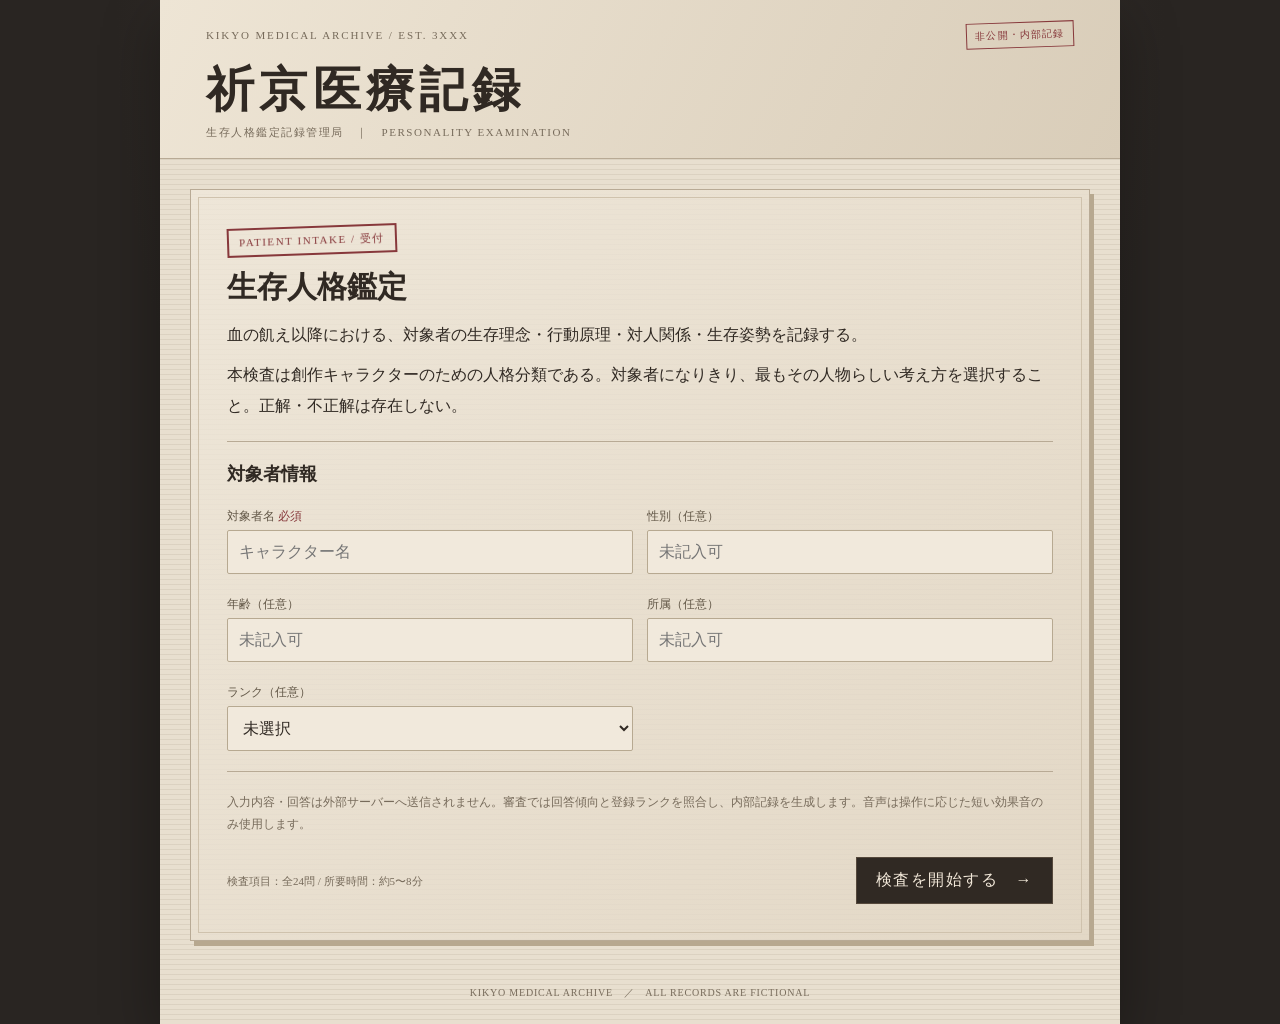
<file: index.html>
<!doctype html>
<html lang="ja">
<head>
<meta charset="utf-8">
<meta name="viewport" content="width=device-width,initial-scale=1,viewport-fit=cover">
<meta name="theme-color" content="#292522">
<meta name="description" content="祈京医療記録 — 血の飢え以降の生存人格を鑑定する、創作キャラクター向け16タイプ診断。">
<title>祈京医療記録｜生存人格鑑定</title>
<link rel="stylesheet" href="style.css">
</head>
<body>
<div class="site">
<header>
 <div class="header-top"><div class="kicker">KIKYO MEDICAL ARCHIVE / EST. 3XXX</div><div class="header-controls"><div class="archive-mark">非公開・内部記録</div></div></div>
 <h1>祈京医療記録</h1>
 <div class="header-sub">生存人格鑑定記録管理局　｜　PERSONALITY EXAMINATION</div>
</header>
<main>
<section id="intro" class="panel">
 <div class="stamp">PATIENT INTAKE / 受付</div>
 <h2>生存人格鑑定</h2>
 <p>血の飢え以降における、対象者の生存理念・行動原理・対人関係・生存姿勢を記録する。</p>
 <p>本検査は創作キャラクターのための人格分類である。対象者になりきり、最もその人物らしい考え方を選択すること。正解・不正解は存在しない。</p>
 <hr class="rule">
 <h3>対象者情報</h3>
 <div class="form-grid">
  <div class="field"><label for="charName">対象者名 <span style="color:var(--red)">必須</span></label><input id="charName" maxlength="32" autocomplete="off" placeholder="キャラクター名"></div>
  <div class="field"><label for="gender">性別（任意）</label><input id="gender" maxlength="20" autocomplete="off" placeholder="未記入可"></div>
  <div class="field"><label for="age">年齢（任意）</label><input id="age" maxlength="16" autocomplete="off" placeholder="未記入可"></div>
  <div class="field"><label for="org">所属（任意）</label><input id="org" maxlength="32" autocomplete="off" placeholder="未記入可"></div>
  <div class="field"><label for="rank">ランク（任意）</label><select id="rank"><option value="">未選択</option><option>スレイブ</option><option>シビル</option><option>ドミナント</option><option>ロード</option><option>その他</option></select></div>
 </div>
 <hr class="rule">
 <p class="small">入力内容・回答は外部サーバーへ送信されません。審査では回答傾向と登録ランクを照合し、内部記録を生成します。音声は操作に応じた短い効果音のみ使用します。</p>
 <div class="actions"><span class="notice">検査項目：全24問 / 所要時間：約5〜8分</span><button class="btn" id="startBtn">検査を開始する　→</button></div>
</section>

<section id="exam" class="hidden" aria-live="polite">
 <div class="exam-top">
  <div class="syringe-wrap" aria-label="採取進行状況"><div class="syringe"><div class="blood" id="blood"></div></div><div class="plunger" id="plunger"></div></div>
  <div class="progress-meta">
   <div class="phase">STAGE 01 / EXAMINATION</div><h2>心理検査記録</h2>
   <div class="progress-label"><span id="sample">SAMPLE 00 / 24</span><span id="remain">残り24問</span></div>
   <div class="progress-track"><span id="progress"></span></div>
   <div class="small" style="margin-top:7px">回答は対象者の思考傾向として集計されます。</div>
  </div>
 </div>
 <div class="panel question-card" id="questionCard">
  <div class="q-number" id="qNumber">CASE 001</div>
  <div class="q-text" id="qText"></div><div class="q-context" id="qContext">最も対象者らしい考え方を選択すること。</div>
  <div class="options" id="options"></div><p class="small option-note">選択肢に当てはまるものがない場合は、最後の「どれにも当てはまらない」を選択できます。その回答は各軸に加点・減点されません。</p>
  <div class="actions"><button class="btn secondary" id="backBtn">← 前の記録</button><button class="btn" id="nextBtn" disabled>回答を記録する →</button></div>
 </div>
</section>

<section id="analysis" class="panel stage-panel hidden" aria-live="polite">
 <div class="stamp">検査終了</div><div class="loader" aria-hidden="true"></div>
 <div class="phase">STAGE 02 / ANALYSIS</div><h2>解析処理中</h2>
 <p id="analysisText">採取された回答記録を照合しています。</p>
 <div class="progress-track" style="width:min(360px,90%)"><span id="analysisProgress"></span></div>
 <p class="small">人格傾向の集計・分類照合・記録文書の生成を実行しています。</p>
</section>

<section id="result" class="hidden">
 <div class="panel" id="certificate">
  <div class="result-head"><div><div class="stamp">診断確定 / CONFIRMED</div><div class="kicker" style="margin-top:17px">PATIENT PERSONALITY RECORD</div></div><div class="micro">FILE No. KMA-24</div></div>
  <div id="warningBadge" class="warning-record hidden" role="status">【要注意】</div>
  <section id="specialFlags" class="special-flags hidden" aria-live="polite"></section>
  <section id="rankReview" class="rank-review hidden" aria-live="polite"></section>
  <h2 id="resultCharacter" style="margin-bottom:0"></h2><div class="small" id="resultMeta"></div><div class="small date-record" id="resultDate"></div>
  <hr class="rule">
  <div class="kicker">PERSONALITY CODE</div><div class="result-code" id="resultCode"></div>
  <div class="result-name" id="resultName"></div><div class="class-label" id="resultClass"></div>
  <p id="resultSummary"></p>
  <hr class="rule"><h3>心理傾向・構成比</h3><div id="axisResults"></div>
  <hr class="rule"><h3>生存人格の詳細観察</h3><div class="detail-grid" id="detailResults"></div>
  <hr class="rule"><h3>他人格との関係性分析</h3>
  <p class="small">4つの分類軸の一致・相違から算出した、創作上の相性目安です。心理学的に実証された相性判定ではなく、異なる価値観が必ず不仲を意味するものでもありません。</p>
  <h4 class="compat-heading">親和性が高い可能性のある人格 TOP 5</h4><div class="compat-grid" id="compatBest"></div>
  <h4 class="compat-heading friction">価値観の摩擦が生じやすい人格 TOP 5</h4><div class="compat-grid" id="compatFriction"></div>
  <hr class="rule"><p class="notice">本記録は対象者の回答に基づく創作上の人格分類です。能力・ランク・善悪・将来の行動を保証するものではありません。</p>
  <div class="kicker">KIKYO MEDICAL ARCHIVE / FILE CLOSED</div>
 </div>
 <div class="result-actions">
  <button class="btn" id="saveBtn">カルテ画像を保存</button>
  <button class="btn" id="shareBtn">結果を共有</button>
  <button class="btn secondary" id="restartBtn">別の対象者を診断</button>
 </div>

  <button class="btn secondary world-invite-toggle" id="worldInviteToggle" type="button" aria-expanded="false">BLOOD WΘRLDについて　→</button>

 <p class="notice" style="margin-top:10px">画像はこの端末内で生成されます。共有時は共有先アプリに渡す内容を確認してから送信してください。</p>
</section>
<div class="bw-noise" id="bwNoise" aria-hidden="true"></div>
<div class="bw-overlay" id="bwOverlay" role="dialog" aria-modal="true" aria-labelledby="bwTitle">
 <div class="bw-dialog">
  <div class="bw-step" id="bwStep">ARCHIVE BREACH / 01</div>
  <div class="bw-scan" aria-hidden="true"></div>
  <div class="bw-kicker">KIKYO MEDICAL ARCHIVE // EXTERNAL RECORD</div>
  <h2 class="bw-title" id="bwTitle">BLOOD WΘRLD</h2>
  <p class="bw-copy" id="bwCopy"></p>
  <div class="bw-warning" id="bwWarning"></div>
  <div class="bw-actions" id="bwActions"></div>
  <button type="button" class="btn secondary" id="bwClose" style="margin-top:12px;width:100%">画面を閉じる</button>
 </div>
</div>
</main>
<div class="footer">KIKYO MEDICAL ARCHIVE　／　ALL RECORDS ARE FICTIONAL</div>
</div>

<script src="rank-records.js" defer></script>
<script src="audio.js" defer></script>
<script src="script.js" defer></script>
</body>
</html>
</file>
<file: style.css>
:root{
 --bg:#292522;--paper:#e8dfcf;--paper-deep:#ded2bd;--paper-light:#f0e9dc;
 --ink:#302923;--muted:#776b5b;--line:#b8aa95;--red:#87383b;--red-dark:#63282d;
 --bluegray:#69717b;--shadow:0 18px 55px #0005;--serif:"Yu Mincho","Hiragino Mincho ProN","Noto Serif JP",serif;
 --sans:"Yu Gothic","Hiragino Kaku Gothic ProN",sans-serif;
}
*{box-sizing:border-box}
html{scroll-behavior:smooth}
body{margin:0;background:radial-gradient(ellipse at top,#403833 0,#292522 58%);color:var(--ink);font-family:var(--serif);min-height:100vh}
button,input,select{font:inherit}
button{touch-action:manipulation}
.site{width:min(960px,100%);min-height:100vh;margin:0 auto;background:var(--paper);box-shadow:var(--shadow);position:relative;overflow:hidden}
.site:before{content:"";position:absolute;inset:0;pointer-events:none;opacity:.14;background:repeating-linear-gradient(0deg,transparent 0 4px,#8e806b 4px 5px)}
header{position:relative;padding:22px clamp(18px,5vw,46px) 18px;border-bottom:1px solid var(--line);background:linear-gradient(115deg,#eee5d5,#d9cdb9)}
.header-top{display:flex;align-items:center;justify-content:space-between;gap:12px}
.kicker,.micro{font:11px Georgia,serif;letter-spacing:.17em;color:var(--muted)}
.archive-mark{font:10px Georgia,serif;color:var(--red);border:1px solid var(--red);padding:5px 8px;letter-spacing:.12em;transform:rotate(-2deg)}
h1{font-size:clamp(29px,6vw,48px);letter-spacing:.11em;margin:10px 0 3px;font-weight:600}
.header-sub{font-size:11px;letter-spacing:.14em;color:var(--muted)}
main{position:relative;padding:clamp(14px,3.5vw,30px)}
.panel{position:relative;border:1px solid var(--line);padding:clamp(18px,4vw,36px);background:
 repeating-linear-gradient(0deg,#00000003 0,#00000003 1px,transparent 1px,transparent 5px),
 linear-gradient(135deg,#eee6d8,#e3d8c6);box-shadow:4px 5px 0 #b7a88f}
.panel:after{content:"";position:absolute;inset:7px;border:1px solid #cfc2ad;pointer-events:none}
.panel>*{position:relative;z-index:1}
h2{font-size:clamp(22px,4vw,30px);font-weight:600;margin:12px 0}
h3{font-size:18px;margin:20px 0 10px}
p{line-height:1.9;margin:10px 0}
.small{font-size:12px;color:var(--muted);line-height:1.8}
.stamp{display:inline-block;border:2px solid var(--red);color:var(--red);padding:5px 10px;font-size:11px;letter-spacing:.14em;transform:rotate(-2deg)}
.rule{border:0;border-top:1px solid var(--line);margin:20px 0}
.form-grid{display:grid;grid-template-columns:repeat(2,minmax(0,1fr));gap:10px 14px}
.field label{display:block;font-size:12px;color:#625747;margin:12px 0 5px}
.field input,.field select{width:100%;padding:12px 11px;border:1px solid #b7a991;border-radius:2px;background:#f1e9dc;color:var(--ink);outline:none}
.field input:focus,.field select:focus{border-color:var(--red);box-shadow:0 0 0 2px #87383b20}
.btn{border:1px solid #55483b;background:#302923;color:#f1e7d8;padding:12px 19px;letter-spacing:.09em;min-height:44px;transition:background .2s,transform .2s}
.btn:hover{background:#493a32}.btn:active{transform:translateY(1px)}
.btn.secondary{background:transparent;color:var(--ink)}.btn.secondary:hover{background:#d9cdbb}
.btn:disabled{opacity:.35;cursor:not-allowed}
.actions{display:flex;justify-content:space-between;align-items:center;gap:10px;flex-wrap:wrap;margin-top:22px}
.notice{font-size:11px;color:var(--muted);line-height:1.7}
.hidden{display:none!important}
.section-title{display:flex;align-items:center;gap:12px;margin-bottom:16px}
.section-title .num{font:12px Georgia,serif;color:var(--red);letter-spacing:.12em}
.exam-top{display:grid;grid-template-columns:74px 1fr;gap:17px;align-items:center;margin-bottom:18px}
.syringe-wrap{width:64px;height:166px;position:relative;display:flex;align-items:center;justify-content:center}
.syringe{position:relative;width:38px;height:137px;border:2px solid #75695c;border-radius:5px 5px 9px 9px;background:#f5eddfaa;overflow:hidden;box-shadow:inset 3px 0 5px #fff8}
.syringe:before{content:"";position:absolute;top:-13px;left:8px;width:18px;height:11px;border:2px solid #75695c;border-bottom:0}
.syringe:after{content:"";position:absolute;inset:9px 5px;background:repeating-linear-gradient(to top,transparent 0 12px,#6e6052 12px 13px);opacity:.6;z-index:2}
.blood{position:absolute;left:0;bottom:0;width:100%;height:0;background:linear-gradient(90deg,#64282d,#a34a4b 55%,#702c31);transition:height .65s ease}
.plunger{position:absolute;bottom:0;left:12px;width:14px;height:18px;background:#9d9282;border:2px solid #75695c;transform:translateY(0);transition:transform .65s ease}
.progress-meta{min-width:0}
.progress-meta h2{margin:6px 0}
.phase{font:11px Georgia,serif;letter-spacing:.18em;color:var(--red)}
.progress-label{display:flex;justify-content:space-between;gap:8px;font:11px Georgia,serif;color:var(--muted)}
.progress-track{height:7px;background:#c7baa4;margin-top:7px;overflow:hidden}
.progress-track span{display:block;height:100%;width:0;background:var(--red);transition:width .4s}
.question-card{transform-origin:left center}
.question-card.turning{animation:pageTurn .48s ease}
@keyframes pageTurn{0%{transform:perspective(900px) rotateY(0);opacity:1}45%{transform:perspective(900px) rotateY(-13deg);opacity:.45}100%{transform:perspective(900px) rotateY(0);opacity:1}}
.q-number{font:12px Georgia,serif;letter-spacing:.2em;color:var(--red)}
.q-text{font-size:clamp(19px,3.8vw,25px);line-height:1.75;margin:14px 0 8px}
.q-context{font-size:13px;line-height:1.85;color:#665b4d}
.options{display:grid;gap:9px;margin-top:20px}
.option{display:flex;gap:12px;align-items:flex-start;width:100%;text-align:left;padding:14px 15px;border:1px solid #c0b29b;background:#e0d4c0;color:var(--ink);line-height:1.75;transition:.18s}
.option:hover{background:#d8c9b1;border-color:#8f7a63}
.option.selected{border:2px solid var(--red);background:#ead9cd;padding:13px 14px;box-shadow:inset 3px 0 var(--red)}
.option.selected{position:relative;background:linear-gradient(100deg,#6e252b 0,#87383b 13%,#ead9cd 13.5%);border-color:#632127;color:#2e211e;box-shadow:inset 5px 0 #632127,0 0 0 1px #87383b55}
.option.selected .option-letter{color:#f4e6d8;font-weight:bold}
.option.selected:after{content:"記録選択済";position:absolute;right:10px;top:7px;font:9px var(--sans);letter-spacing:.08em;color:#87383b;background:#f1e4d5;padding:2px 5px;border:1px solid #b88b80}
.compat-card{position:relative}
.compat-tier{display:inline-block;margin:7px 0 4px;padding:3px 7px;border:1px solid #9c786c;color:#71343a;font-size:10px;letter-spacing:.08em;background:#eee2d2}
.compat-card[data-tier="good"] .compat-tier{background:#e5e0d0;color:#53604a;border-color:#9ba28b}
.compat-card[data-tier="caution"] .compat-tier{background:#eee1ce;color:#805d36;border-color:#c2a57d}
.compat-card[data-tier="friction"] .compat-tier{background:#ead5d0;color:#782e35;border-color:#b9827d}
#certificate{position:relative;overflow:hidden}
.typewriter-cursor::after{content:"▍";display:inline-block;color:var(--red);animation:cursorBlink .8s steps(2,start) infinite;margin-left:2px}@keyframes cursorBlink{to{visibility:hidden}}
.warning-record{display:block;margin:14px 0;padding:12px 14px;border:2px solid #a3242e;background:#23090d;color:#ff5965;font-weight:700;letter-spacing:.22em;text-align:center;font-size:clamp(20px,5vw,30px)}
@media(prefers-reduced-motion:reduce){.screen-enter,.question-card.turning{animation-duration:.01ms!important}}

.option:focus-visible,.btn:focus-visible{outline:3px solid #87383b66;outline-offset:2px}
.option-letter{font:14px Georgia,serif;color:var(--red);min-width:19px;padding-top:1px}
.stage-panel{text-align:center;min-height:270px;display:flex;flex-direction:column;align-items:center;justify-content:center}
.loader{width:54px;height:54px;border:3px solid #c8baa4;border-top-color:var(--red);border-radius:50%;animation:spin 1.1s linear infinite;margin:20px auto}
@keyframes spin{to{transform:rotate(360deg)}}
.result-head{display:flex;justify-content:space-between;align-items:flex-start;gap:12px;flex-wrap:wrap}
.result-code{font:bold clamp(48px,10vw,76px) Georgia,serif;color:var(--red);letter-spacing:.1em;margin:4px 0}
.result-name{font-size:clamp(22px,4vw,30px);margin:0}
.class-label{display:inline-block;border:1px solid var(--red);color:var(--red);padding:5px 9px;font-size:12px;margin-top:9px}
.axis{margin:16px 0}
.axis-head{display:flex;justify-content:space-between;gap:10px;font-size:12px;flex-wrap:wrap}
.axis-track{height:12px;display:flex;background:#c7baa4;margin-top:7px;overflow:hidden}
.axis-first{height:100%;background:var(--red)}.axis-second{height:100%;background:var(--bluegray)}
.axis-legend{display:flex;justify-content:space-between;color:var(--muted);font-size:10px;margin-top:4px}
.detail-grid{display:grid;grid-template-columns:repeat(2,minmax(0,1fr));gap:10px}
.detail{border:1px solid var(--line);background:#e0d5c3;padding:13px;line-height:1.8;font-size:13px}
.detail strong{display:block;color:var(--red);font-size:12px;margin-bottom:4px;letter-spacing:.05em}
.compat-grid{display:grid;grid-template-columns:repeat(2,minmax(0,1fr));gap:8px}
.compat-card{border:1px solid var(--line);background:#e0d5c3;padding:10px;font-size:12px;line-height:1.6}
.compat-card b{display:block;font-size:13px}.compat-kind{color:var(--red);font-size:11px}
.result-actions{display:flex;gap:9px;flex-wrap:wrap;margin-top:16px}
.header-controls{display:flex;align-items:center;gap:10px}
.sound-toggle{border:1px solid #9c8c75;background:#e7ddcc;color:#57483b;padding:7px 9px;font:10px Georgia,serif;letter-spacing:.06em;white-space:nowrap}
.sound-toggle[aria-pressed="true"]{background:#87383b;color:#f1e7d8;border-color:#63282d}
.option-note{margin-top:10px}
.date-record{margin-top:5px;color:var(--red)}
.compat-heading{font-size:14px;margin:14px 0 8px;color:#5c493c}
.compat-heading.friction{margin-top:24px;color:var(--red-dark)}
.compat-card{position:relative}
.compat-rank{font:11px Georgia,serif;color:var(--red);letter-spacing:.08em}
.compat-score{display:inline-block;margin:5px 0;padding:2px 6px;border:1px solid #b8aa95;font:11px Georgia,serif}
.compat-axes{color:var(--muted);font-size:10px;margin-top:5px}
.screen-enter{animation:screenReveal .65s ease both}
@keyframes screenReveal{0%{opacity:0;filter:blur(2px);transform:translateY(9px)}100%{opacity:1;filter:blur(0);transform:translateY(0)}}
#result .panel{animation:recordReveal .9s ease both}
@keyframes recordReveal{0%{opacity:0;transform:translateY(12px) scale(.99)}65%{opacity:1}100%{transform:translateY(0) scale(1)}}
.stamp{animation:stampIn .55s cubic-bezier(.2,.8,.2,1) both}
@keyframes stampIn{0%{opacity:0;transform:rotate(-8deg) scale(1.25)}100%{opacity:1;transform:rotate(-2deg) scale(1)}}
.exam-top{animation:screenReveal .5s ease both}
.option{animation:optionAppear .34s ease both}
.option:nth-child(2){animation-delay:.035s}.option:nth-child(3){animation-delay:.07s}.option:nth-child(4){animation-delay:.105s}.option:nth-child(5){animation-delay:.14s}
@keyframes optionAppear{0%{opacity:0;transform:translateX(10px)}100%{opacity:1;transform:translateX(0)}}
#analysis .loader{box-shadow:0 0 0 0 #87383b22;animation:spin 1.1s linear infinite,medicalPulse 1.8s ease-in-out infinite}
@keyframes medicalPulse{0%,100%{box-shadow:0 0 0 0 #87383b00}50%{box-shadow:0 0 18px 4px #87383b30}}
#analysis{overflow:hidden}
#analysis:before{content:"";position:absolute;left:0;right:0;top:-25%;height:22%;background:linear-gradient(180deg,transparent,#87383b14,transparent);animation:scanSweep 2.4s linear infinite;pointer-events:none}
@keyframes scanSweep{to{top:110%}}
.question-card:before{content:"RECORD / CONFIDENTIAL";position:absolute;right:16px;top:14px;font:9px Georgia,serif;letter-spacing:.12em;color:#9b8d79;opacity:.65}
.footer{padding:15px 22px 24px;text-align:center;color:var(--muted);font-size:10px;letter-spacing:.08em}
@media(max-width:560px){
 .exam-top{grid-template-columns:56px 1fr;gap:12px}.syringe-wrap{width:52px;height:144px}.syringe{height:119px;width:34px}
 main{padding:12px}.panel{padding:17px}.form-grid,.detail-grid{grid-template-columns:1fr}.header-controls{gap:6px}.sound-toggle{font-size:9px;padding:6px 7px}.archive-mark{font-size:9px}
 .exam-top{grid-template-columns:52px minmax(0,1fr);gap:10px;align-items:center;margin-bottom:12px}.syringe-wrap{width:44px;height:112px}.syringe{height:92px;width:30px}.plunger{left:8px;height:14px;width:12px}
 .compat-grid{grid-template-columns:1fr 1fr}.actions .btn{flex:1}
}
@media(prefers-reduced-motion:reduce){*,*:before,*:after{scroll-behavior:auto!important;animation-duration:.01ms!important;animation-iteration-count:1!important;transition-duration:.01ms!important}}

body.high-risk-record{background:#050506;color:#f4eeee}
body.high-risk-record .site{background:#09090b;color:#f2eeee;box-shadow:0 0 45px #8e101b55}
body.high-risk-record header{background:linear-gradient(120deg,#171113,#09090b);border-color:#70212a;color:#f4eeee}
body.high-risk-record header h1,body.high-risk-record .header-sub,body.high-risk-record .kicker,body.high-risk-record .micro{color:#f0dfe1}
body.high-risk-record .archive-mark{color:#ff6671;border-color:#b72c3a}
body.high-risk-record #certificate{background:repeating-linear-gradient(0deg,#ffffff05 0,#ffffff05 1px,transparent 1px,transparent 5px),linear-gradient(135deg,#111013,#09090b);border-color:#8d2631;box-shadow:0 0 0 1px #8d263144,0 12px 35px #000}
body.high-risk-record #certificate:after{border-color:#64212a}
body.high-risk-record #certificate,body.high-risk-record #certificate p,body.high-risk-record #certificate h2,body.high-risk-record #certificate h3,body.high-risk-record #certificate h4,body.high-risk-record #certificate .small,body.high-risk-record #certificate .detail,body.high-risk-record #certificate .compat-card,body.high-risk-record #certificate .axis{color:#f0e9e9}
body.high-risk-record #certificate .result-code,body.high-risk-record #certificate .compat-rank,body.high-risk-record #certificate .date-record,body.high-risk-record #certificate .stamp{color:#ff5965;border-color:#b72c3a}
body.high-risk-record #certificate .detail,body.high-risk-record #certificate .compat-card{background:#151013;border-color:#71303a}
body.high-risk-record #certificate .axis-track{background:#35252a}
body.high-risk-record #certificate .axis-first{background:#b52e3c}
body.high-risk-record #certificate .axis-second{background:#ddd4d5}
body.high-risk-record #certificate .rule{border-color:#63252e}
body.high-risk-record .result-actions .btn{background:#260d12;border-color:#9b303c;color:#fff}


/* Compact examination header: keep the blood gauge visible without wasting vertical space. */
#exam .exam-top{
 display:flex;flex-flow:row nowrap;align-items:center;gap:12px;
 margin:0 0 14px;min-height:0;
}
#exam .syringe-wrap{
 flex:0 0 42px;width:42px;height:76px;min-height:0;
}
#exam .syringe{width:27px;height:64px;border-radius:5px 5px 8px 8px}
#exam .syringe:before{left:5px;width:15px}
#exam .syringe:after{inset:7px 4px}
#exam .plunger{left:14px;width:13px;height:13px;bottom:0}
#exam .progress-meta{flex:1 1 auto;min-width:0}
#exam .progress-meta h2{font-size:clamp(20px,4vw,27px);margin:3px 0 5px}
#exam .progress-meta .small{margin-top:5px!important;line-height:1.55}
@media(max-width:560px){
 #exam .exam-top{gap:10px;margin-bottom:12px}
 #exam .syringe-wrap{flex-basis:38px;width:38px;height:70px}
 #exam .syringe{width:25px;height:59px}
 #exam .plunger{left:12px;width:13px;height:12px}
}


/* BLOOD WΘRLD invitation */
.world-invite{margin-top:22px;padding:18px;border:1px solid var(--red);background:linear-gradient(135deg,#eadfd0,#dfd0bd);box-shadow:inset 0 0 0 4px #87383b0d}
.world-invite h3{margin:4px 0 8px;color:var(--red-dark)}
.world-invite .world-kicker{font:10px Georgia,serif;letter-spacing:.16em;color:var(--red)}
.world-invite .world-copy{font-size:13px;line-height:1.95}
.world-invite .world-join{display:inline-flex;align-items:center;justify-content:center;margin-top:12px;text-decoration:none}
.world-invite .world-join:hover{background:#493a32}
.world-invite-toggle{margin-top:18px}
.world-invite[hidden]{display:none!important}
@media(max-width:560px){.world-invite{padding:14px}.world-invite-toggle{width:100%}}

/* BLOODWORLD: staged archive breach sequence */
.bw-overlay{position:fixed;inset:0;z-index:9999;display:none;align-items:center;justify-content:center;padding:18px;background:rgba(3,3,5,.94);color:#f3e8e5;font-family:var(--serif);}
.bw-overlay.is-open{display:flex;}
.bw-dialog{position:relative;width:min(680px,100%);max-height:min(88vh,900px);overflow:auto;padding:clamp(22px,5vw,42px);border:1px solid #8d3039;background:linear-gradient(145deg,#151013,#09090b);box-shadow:0 0 0 5px #5e1c2533,0 0 55px #a21d2b33;}
.bw-dialog:before{content:"";position:absolute;inset:8px;border:1px solid #65242d;pointer-events:none;}
.bw-dialog>*{position:relative;z-index:1;}
.bw-kicker{font:11px Georgia,serif;letter-spacing:.2em;color:#d66b73;}
.bw-title{font-size:clamp(27px,6vw,42px);letter-spacing:.08em;margin:18px 0;color:#f4e8e5;}
.bw-copy{font-size:14px;line-height:2;color:#d9ceca;}
.bw-warning{margin:22px 0;padding:15px;border:1px solid #a82d3a;background:#260b10;color:#ff8c94;text-align:center;font-weight:700;letter-spacing:.12em;line-height:1.8;}
.bw-noise{position:fixed;inset:0;z-index:10000;pointer-events:none;opacity:0;background:repeating-linear-gradient(0deg,#fff2 0 1px,transparent 1px 4px),repeating-linear-gradient(90deg,#ff003322 0 2px,#00d9ff18 2px 4px,transparent 4px 8px);mix-blend-mode:screen;}
.bw-noise.flash{animation:bwGlitch .85s steps(2,end) both;}
@keyframes bwGlitch{0%{opacity:0;transform:translateX(0)}8%{opacity:.85;transform:translateX(-7px)}17%{opacity:.45;transform:translateX(8px)}31%{opacity:.9;transform:translateX(-3px)}48%{opacity:.25;transform:translateX(5px)}65%{opacity:.75;transform:translateX(-2px)}100%{opacity:0;transform:translateX(0)}}
.bw-scan{height:3px;margin:18px 0;background:linear-gradient(90deg,transparent,#a72b39,transparent);box-shadow:0 0 12px #b82e3b;animation:bwScan 1.8s linear infinite;}
@keyframes bwScan{0%{transform:translateX(-30%);opacity:.3}50%{opacity:1}100%{transform:translateX(30%);opacity:.3}}
.bw-actions{display:flex;gap:10px;flex-wrap:wrap;margin-top:24px;}
.bw-actions .btn{flex:1 1 180px;}
.bw-join{display:inline-flex;align-items:center;justify-content:center;text-decoration:none;}
.bw-step{font:10px Georgia,serif;letter-spacing:.2em;color:#b97b7f;}
body.bw-locked{overflow:hidden;}
@media(prefers-reduced-motion:reduce){.bw-noise.flash{animation:none;opacity:.25}.bw-scan{animation:none}}


/* Ver.4.2: rank-specific internal review and special file warnings */
.special-flags{display:grid;gap:12px;margin:18px 0}
.special-flag{border:1px solid #a98e72;background:rgba(255,250,239,.45);padding:14px 16px;box-shadow:3px 3px 0 rgba(70,48,36,.08)}
.special-flag h3{margin:0 0 6px;color:#87383b;font-size:1.05rem;letter-spacing:.04em}
.special-flag p{margin:5px 0;line-height:1.8}
.special-flag-sub{font-size:.88rem;color:#786653}
.special-flag-danger{border:2px solid #87383b;background:rgba(115,28,34,.07)}
.special-flag-usable{border:2px dashed #8c704e;background:rgba(130,99,55,.08)}
.special-flag-isolated,.special-flag-volatile,.special-flag-overcare{border-left:5px solid #89745d}
.rank-review{margin:20px 0;padding:18px;border:2px solid #8c7862;background:rgba(255,250,239,.55);position:relative}
.rank-review-top{display:flex;justify-content:space-between;gap:12px;align-items:center;border-bottom:1px solid #a99a83;padding-bottom:10px}
.rank-review-stamp,.rank-review-code,.rank-review-note,.rank-review-footer{font-size:.72rem;letter-spacing:.08em;color:#796b5a}
.rank-review-title{margin:14px 0 8px;font-size:1.35rem}
.rank-review-tone{font-weight:600}
.rank-review-body,.rank-review-action,.rank-review-final{line-height:1.9}
.rank-review-band{display:inline-block;margin:10px 0;padding:5px 9px;border:1px solid currentColor;font-size:.82rem}
.rank-review-note{margin-top:12px;padding-top:10px;border-top:1px dashed #a99a83}
.rank-review-footer{margin-top:12px;text-align:right}
.rank-slave{border-color:#8c4141;background:rgba(105,36,40,.08)}
.rank-slave .rank-review-title{color:#87383b}
.rank-civil{border-color:#777467;background:rgba(100,99,83,.07)}
.rank-dominant{border-color:#a18455;background:rgba(153,119,63,.08)}
.rank-lord{border:3px double #672c35;background:linear-gradient(135deg,rgba(36,20,27,.97),rgba(73,30,38,.94));color:#e8dccb;box-shadow:0 0 0 5px rgba(103,44,53,.12),0 12px 32px rgba(28,14,18,.22)}
.rank-lord .rank-review-title{color:#f0c7c4;font-size:1.55rem}
.rank-lord .rank-review-stamp,.rank-lord .rank-review-code,.rank-lord .rank-review-note,.rank-lord .rank-review-footer{color:#c8a6a1}
.rank-lord .rank-review-top{border-color:#95636a}
.rank-lord .rank-review-band{color:#f0c7c4}
</file>
